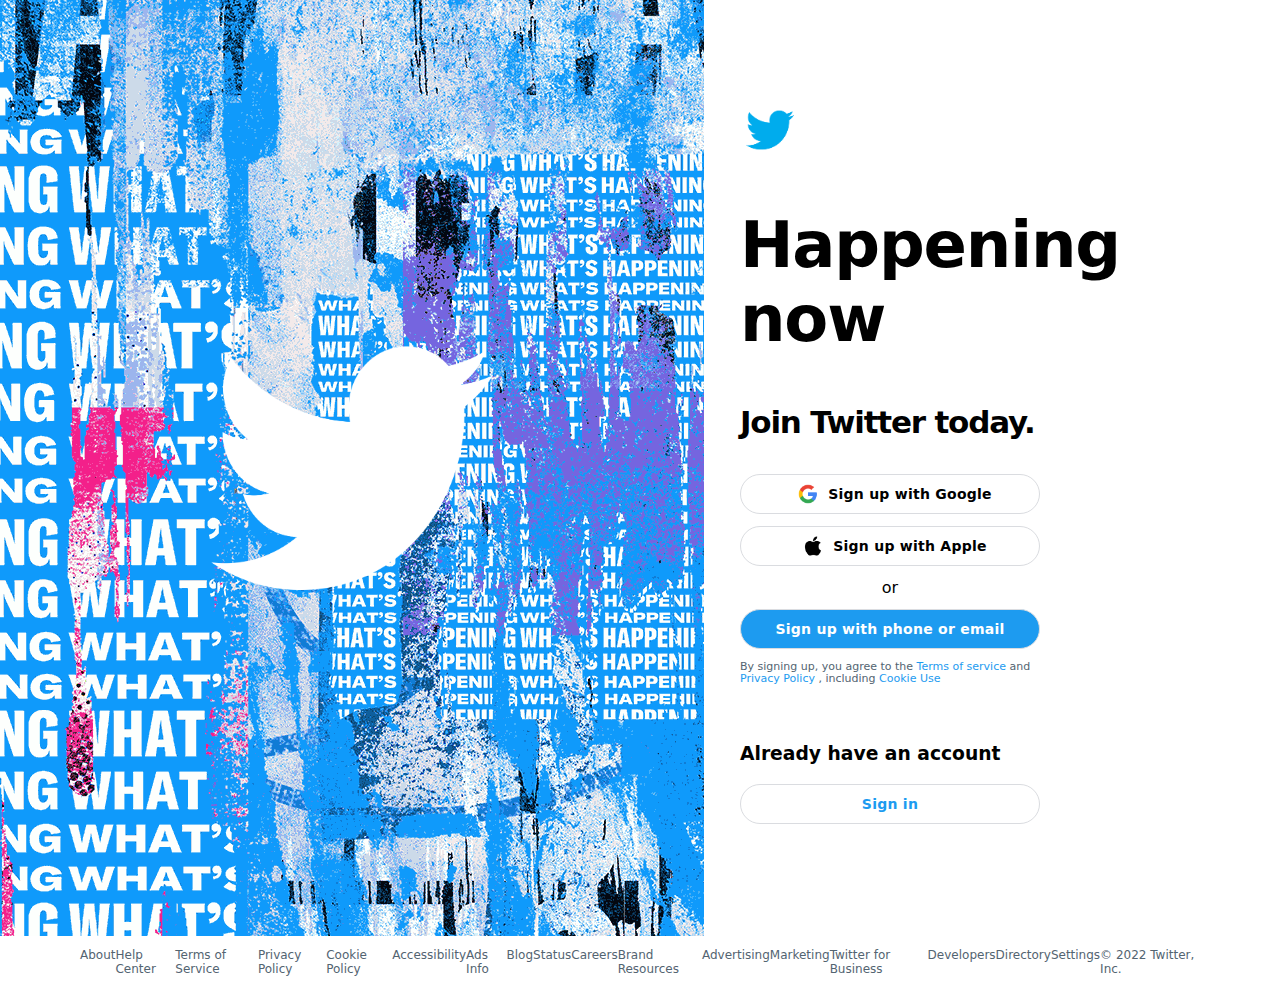
<file: Index.html>
<html lang="en">
<head>
    <meta charset="UTF-8">
    <meta http-equiv="X-UA-Compatible" content="IE=edge">
    <meta name="viewport" content="width=device-width, initial-scale=1.0">
    <title>Twitter Signup</title>
    <link rel="stylesheet" href="style.css">
</head>
<body>
    <div id="main">
        <div id="first">
            <img src="pics2.png" alt="twiter logo">
        </div>
        <div id="second">
            <img src="pics3.png" alt="">
            <h1>Happening now</h1>
            <h2>Join Twitter today.</h2>
            <a href="htps://www.google.com"><button><img src="pics4.png" alt="google logo"> <span>Sign up with Google</span></button></a>
            <a href="htps://www.apple.com"><button><img src="pics5.png" alt="apple logo"> <span>Sign up with Apple</span></button></a>
            <p>or</p>
            <a href="signup.html"><button id="signup">Sign up with phone or email</button></a>
            <p id="small">By signing up, you agree to the <a>Terms of service</a> and <a>Privacy Policy</a> , including <a> Cookie Use</a></p>
            <h3>Already have an account</h3>
            <button id="signin"> Sign in</button>
        </div>
    </div>
    <ul>
        <li> <a a href="#"> About </a></li>
        <li> <a a href="#"> Help Center </a></li>
        <li> <a a href="#"> Terms of Service </a></li>
        <li> <a a href="#"> Privacy Policy </a></li>
        <li> <a a href="#"> Cookie Policy </a></li>
        <li> <a a href="#"> Accessibility </a></li>
        <li> <a a href="#"> Ads Info </a></li>
        <li> <a a href="#"> Blog </a></li>
        <li> <a a href="#"> Status </a></li>
        <li> <a a href="#"> Careers </a></li>
        <li> <a a href="#"> Brand Resources </a></li>
        <li> <a a href="#"> Advertising </a></li>
        <li> <a a href="#"> Marketing </a></li>
        <li> <a a href="#"> Twitter for Business </a></li>
        <li> <a a href="#"> Developers </a></li>
        <li> <a a href="#"> Directory </a></li>
        <li> <a a href="#"> Settings </a></li>
        <li> <a a href="#"> &#169 2022 Twitter, Inc. </a></li>
        
    </ul>
</body>
</html>
</file>
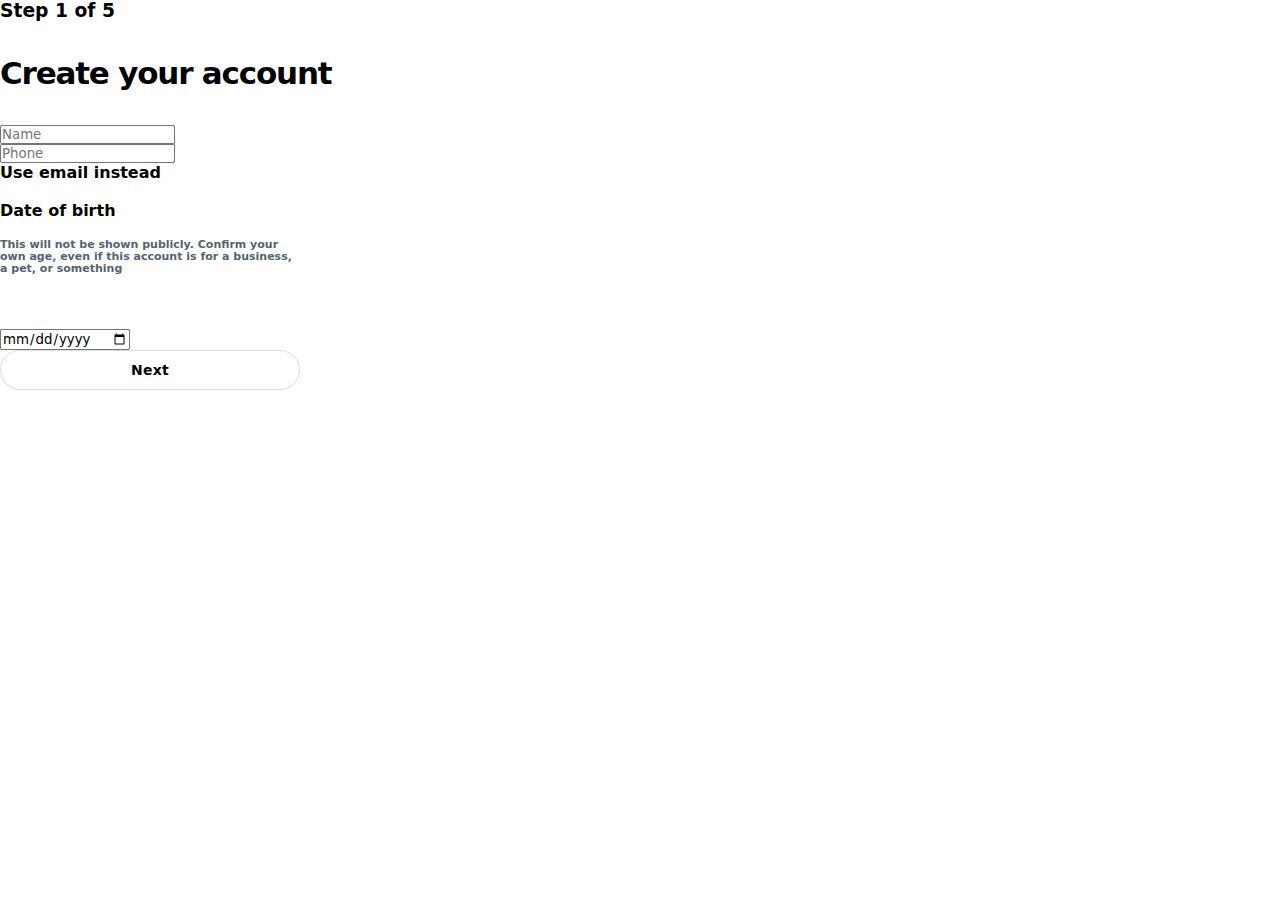
<file: signup.html>
<html lang="en">
<head>
    <meta charset="UTF-8">
    <meta http-equiv="X-UA-Compatible" content="IE=edge">
    <meta name="viewport" content="width=device-width, initial-scale=1.0">
    <title>Signup for twitter</title>
     <link rel="stylesheet" href="style.css">
</head>
<body>
    <h3> Step 1 of 5</h3>
    <h2>Create your account</h2>
    <form method="get">
        <div id>   
            <input 
            type="text" placeholder="Name" 
            min="0"
            max="50"
            required>  
        </div>
        <div>
            <input name="number" placeholder="Phone" required>
        </div>
    </form>
    <h4>Use email instead</h4><br>
    <h4>Date of birth</h4><br>
    <h3 id="small1">This will not be shown publicly. Confirm your own age, even if this account is for a business, a pet, or something</h3>
    <p>
        <form method="get">
            <div>
                <input type="date" min="1902-01-12">
            </div>
        </form>
     <button type="next">Next</button>
    </p>
</body>
</html>
</file>
<file: style.css>
*{
   padding: 0;
   margin: 0;
   font-family: system-ui, -apple-system, BlinkMacSystemFont, 'Segoe UI', Roboto, Oxygen, Ubuntu, Cantarell, 'Open Sans', 'Helvetica Neue', sans-serif;
}   
a{
    text-decoration: none;
    color: rgb(29, 155, 240);
}
p a:hover{
    text-decoration: underline;
}
#main{
    display: flex;

}
#first img{
    width: 40%;
}
#second img{
    width: 60px;     
}
#main div{
    box-sizing: border-box;
}
#first{
    width: 55%;
    background: url(pics1.png);
    display: flex;
    justify-content: center;
    align-items: center;
}
#second{
    width: 45%;
    padding: 100px 36px;
}
button{
    background: none;
    border: 1px solid #dadce0;
    border-radius: 20px;
    font-size: 14px;
    letter-spacing: 0.25px;
    padding: 0 12px;
    height: 40px;
    width: 300px;
    outline: none;
    display: flex;
    justify-content: center;
    align-items: center;
    margin-bottom: 12px;
    font-weight: 700;
}
button img{
    width: 20px !important;
    margin: 0 10px
}
button:hover{
    border-color: rgb(207, 217, 222);
    background-color: rgb(207, 217, 222);
    color: white;
}
h1{
    font-size: 64px;
    letter-spacing: -1.2px;
    margin: 48px 0;    
}
h2{
    font-size: 31px;
    letter-spacing: -1.2px;
    margin: 34px 0;
}
p{
   width: 300px;
   text-align: center;
    margin-bottom: 12px;
}
#small{
    width: 300px;
    height: 70px;
    font-size: 11px;
    line-height: 12px;
    color: rgb(83, 100, 113);
    text-align: left;
}
#signup{
    background: rgb(29, 155, 240);
    color: white;
}
#signin{
    color: rgb(29,  155, 240);
}
ul{
   display: flex;
   list-style: none;
   justify-content: space-around; 
   padding: 12px 80px;
}
ul a, ul li{
    color: rgb(83, 100, 113);
    text-decoration: none;
    font-size: 12px;
}
ul a:hover{
    text-decoration: underline;
}
h3{
    margin-bottom: 20px;
}
#small1{
    width: 300px;
    height: 70px;
    font-size: 11px;
    line-height: 12px;
    color: rgb(83, 100, 113);
    text-align: left;
}
</file>
